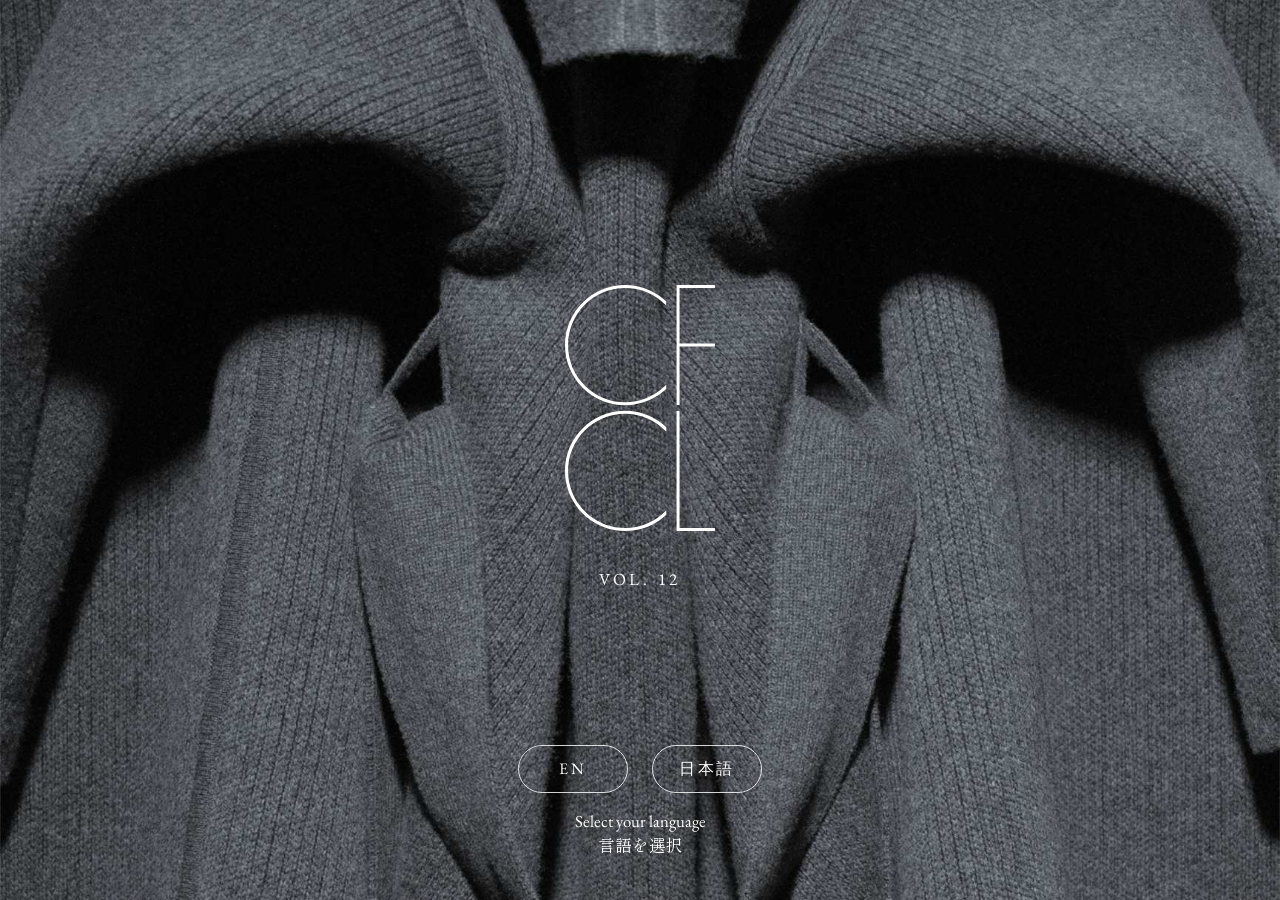
<file: index.html>
<!DOCTYPE html>
<html lang="en">
  <head>
    <meta charset="UTF-8" />
    <meta
      name="viewport"
      content="width=device-width, initial-scale=1, viewport-fit=cover"
    />
    <title>CFCL VOL.12 – Show Notes</title>
    <link rel="preconnect" href="https://fonts.googleapis.com" />
    <link rel="preconnect" href="https://fonts.gstatic.com" crossorigin />
    <link
      href="https://fonts.googleapis.com/css2?family=EB+Garamond:wght@400;500;600;700&display=swap"
      rel="stylesheet"
    />
    <link
      href="https://fonts.googleapis.com/css2?family=Shippori+Mincho&display=swap"
      rel="stylesheet"
    />
    <link rel="stylesheet" href="styles.css" />
  </head>
  <body>
    <main class="snap-container">
      <!-- Section 1: Hero / language selection -->
      <section id="section-1" class="snap-section hero-section">
        <div class="hero-background"></div>
        <div class="hero-overlay">
          <div class="hero-logo-lockup">
            <img
              src="CFCL-logo-white.svg"
              alt="CFCL VOL.12"
              class="hero-logo"
            />
            <p class="hero-volume">VOL. 12</p>
          </div>
          <div class="hero-language">
            <button
              type="button"
              class="lang-button lang-button-en"
              data-target="#section-2"
            >
              EN
            </button>
            <a
              class="lang-button lang-button-ja"
              href="index-jp.html#section-2"
              lang="ja"
            >
              日本語
            </a>
          </div>
          <p class="hero-language-caption">
            Select your language<br />
            <span class="hero-language-caption-ja" lang="ja">言語を選択</span>
          </p>
        </div>
      </section>

      <!-- Section 2: Collection introduction -->
      <section id="section-2" class="snap-section intro-section">
        <div class="section-inner section-inner-intro">
          <div class="intro-text">
            <p>
              CFCL continues its creative practice guided by a fundamental
              question: can fashion contribute to shaping a better society?
            </p>
            <p>
              As a medium that connects society and the individual wearer,
              clothing functions as an artwork of multiples, allowing the
              intentions of its maker to spread through the act of wearing.
            </p>
            <p>
              With the VOL.12 Collection, CFCL reconceives the concept of
              “social sculpture” proposed by Joseph Beuys, marking forty years
              since his passing. By bringing together social activism and art,
              Beuys sought to create new forms of society and expanded the
              definition of art itself. Drawing from his practice, which moves
              across social impact, creative expression and aesthetic
              awareness, CFCL layers the conceptual notion of sculpture onto
              Knit-ware.
            </p>
          </div>
          <figure class="intro-image">
            <figcaption class="intro-heading">
              <h1 class="eyebrow">Fall/Winter 2026 Collection</h1>
              <h2 class="title-line">Knit-ware</h2>
              <h3 class="subtitle-line">Sculpture</h3>
            </figcaption>
            <img src="main-image-mid.jpg" alt="CFCL VOL.12 knitwear" />
          </figure>
        </div>
      </section>

      <!-- Sections 3–4: Representative categories (wrapper for cross-section sticky on mobile) -->
      <div class="categories-wrapper">
        <div class="sticky-rep-heading">
          <p class="eyebrow small-caps">VOL.12 REPRESENTATIVE CATEGORIES</p>
        </div>

        <div class="felt-group">
          <div class="sticky-cat-heading">
            <h2 class="category-title underline">FELT INSPIRATION</h2>
            <p class="category-lede">
              This group draws inspiration from the felt works of Joseph
              Beuys, particularly the unarranged drapes and the minimalist
              expression achieved through a single material.
            </p>
          </div>

      <section id="section-3" class="snap-section category-snap-section">
        <div class="section-inner category-snap-inner">
          <header class="category-snap-heading">
            <p class="eyebrow small-caps">VOL.12 REPRESENTATIVE CATEGORIES</p>
          </header>
          <div class="category-snap-grid">
            <div class="category-copy">
              <div class="category-intro">
                <h2 class="category-title underline">FELT INSPIRATION</h2>
                <p class="category-lede">
                  This group draws inspiration from the felt works of Joseph
                  Beuys, particularly the unarranged drapes and the minimalist
                  expression achieved through a single material.
                </p>
              </div>

              <article class="category-entry">
                <h3 class="entry-title">TW INLAY</h3>
                <p>
                  The TW INLAY series features a knitted fabric made from a blend of non-mulesed New
                  Zealand wool and Inner Mongolian cashmere. A triple-layered structure that sandwiches highly
                  elastic recycled polyester between layers creates both substantial firmness and warmth. The raw
                  knitted edges and the mélanged surface give the fabric an appearance of felt. A generously
                  voluminous unlined coat (LOOK #1, 2, 3, 9, 12, 14, 15, 19, 25) creates a strong drape at the
                  back by extending a band across the nape of the neck.
                </p>
              </article>

              <article class="category-entry entry-secondary">
                <h3 class="entry-title">AC MILAN / MILAN VELVET</h3>
                <p>
                  Casual drape is expressed in a contemporary way through the use of multiple lightweight
                  materials. In addition to the signature MILAN series (LOOK #18, 27, 31) made from 100
                  percent recycled polyester, the group includes AC MILAN (LOOK #16, 20, 25, 26, 28, 37),
                  blended with bright acetate yarn, and MILAN VELVET (LOOK #10, 21), blended with rayon
                  chenille yarn. Each expresses a delicate drape suited to the Fall/Winter collection. All are
                  constructed without facings, a method unique to knitwear, resulting in a light and effortless style.
                </p>
              </article>
            </div>

            <figure class="category-image-grid">
              <img src="product-images/1206.jpg" alt="TW INLAY coat in grey" />
              <img
                src="product-images/0099.jpg"
                alt="TW INLAY coat in light grey"
              />
              <img class="secondary-image" src="product-images/0159.jpg" alt="AC MILAN dress" />
              <img class="secondary-image" src="product-images/0432.jpg" alt="MILAN VELVET skirt" />
            </figure>
          </div>
        </div>
      </section>

      <section id="section-3b" class="snap-section category-snap-section mobile-only">
        <div class="section-inner category-snap-inner">
          <header class="category-snap-heading">
            <p class="eyebrow small-caps">VOL.12 REPRESENTATIVE CATEGORIES</p>
          </header>
          <div class="category-snap-grid">
            <div class="category-copy">
              <div class="category-intro">
                <h2 class="category-title underline">FELT INSPIRATION</h2>
                <p class="category-lede">
                  This group draws inspiration from the felt works of Joseph
                  Beuys, particularly the unarranged drapes and the minimalist
                  expression achieved through a single material.
                </p>
              </div>
              <article class="category-entry">
                <h3 class="entry-title">AC MILAN / MILAN VELVET</h3>
                <p>
                  Casual drape is expressed in a contemporary way through the
                  use of multiple lightweight materials. In addition to the
                  signature MILAN series made from 100 percent recycled
                  polyester, the group includes AC MILAN and MILAN VELVET,
                  blended with bright acetate yarn and rayon chenille yarn.
                  Each expresses a delicate drape suited to the Fall/Winter
                  collection, resulting in a light and effortless style.
                </p>
              </article>
            </div>
            <figure class="category-image-grid single-entry-grid">
              <img src="product-images/0159.jpg" alt="AC MILAN dress" />
              <img src="product-images/0432.jpg" alt="MILAN VELVET skirt" />
            </figure>
          </div>
        </div>
      </section>

        </div><!-- .felt-group -->

        <div class="bark-group">
          <div class="sticky-cat-heading">
            <h2 class="category-title underline">BARK INSPIRATION</h2>
            <p class="category-lede">
              The first motif pattern introduced since the founding of the
              brand is a foil print inspired by the bark of oak trees. It
              serves as an homage to Joseph Beuys and his project
              7000 Oaks (1982–1987), realized in Kassel, Germany.
            </p>
          </div>

      <section id="section-4" class="snap-section category-snap-section">
        <div class="section-inner category-snap-inner">
          <header class="category-snap-heading">
            <p class="eyebrow small-caps">VOL.12 REPRESENTATIVE CATEGORIES</p>
          </header>
          <div class="category-snap-grid">
            <div class="category-copy">
              <div class="category-intro">
                <h2 class="category-title underline">BARK INSPIRATION</h2>
                <p class="category-lede">
                  The first motif pattern introduced since the founding of the
                  brand is a foil print inspired by the bark of oak trees. It
                  serves as an homage to Joseph Beuys and his project
                  7000 Oaks (1982–1987), realized in Kassel, Germany.
                </p>
              </div>

              <article class="category-entry">
                <h3 class="entry-title">SOFT PORTRAIT FOIL / SOFT MILAN FOIL</h3>
                <p>
                  The tight-fitting SOFT PORTRAIT FOIL dress (LOOK #32) is knitted in a seamless rib
structure using cupro polyester yarn, then finished with a foil print applied to the completed
garment. The SOFT MILAN FOIL flared dress (LOOK #29, 35), with a hem circumference of
six meters, combines an upper body knitted in seamless rib with metallic yarn and a fan-shaped
skirt knitted in a Milan rib structure and printed with foil. The two sections are sewn together
while creating drapes. In both styles, the foil print is achieved through advanced technology that
applies an extremely thin layer of binder, allowing a smooth luster to be expressed even on
stretch fabric.
                </p>
              </article>

              <article class="category-entry entry-secondary">
                <h3 class="entry-title">FLUFFY FRINGE FOIL / ENCHANT</h3>
                <p>
                  The oak bark motif is also rendered in three-dimensional texture and developed into special
occasion dresses. The FLUFFY FRINGE FOIL dress (LOOK#30, 34, 36, 38, 43) features
plate-like knitted fringe finished with foil print together with metallic thread fringe in two colors,
1,265 pieces in total. Each fringe is inserted by hand, one by one, through holes programmed
into the body of the garment. The ENCHANT train dress (LOOK #39, 40) is further elevated
with 2,670 silver and black sequins, enhancing its elegance.
                </p>
              </article>
            </div>

            <figure class="category-image-grid">
              <img src="product-images/0414.jpg" alt="SOFT PORTRAIT FOIL dress" />
              <img src="product-images/1098.jpg" alt="SOFT MILAN FOIL dress" />
              <img class="secondary-image" src="product-images/1141.jpg" alt="FLUFFY FRINGE FOIL dress" />
              <img class="secondary-image" src="product-images/1182.jpg" alt="ENCHANT dress" />
            </figure>
          </div>
        </div>
      </section>

      <section id="section-4b" class="snap-section category-snap-section mobile-only">
        <div class="section-inner category-snap-inner">
          <header class="category-snap-heading">
            <p class="eyebrow small-caps">VOL.12 REPRESENTATIVE CATEGORIES</p>
          </header>
          <div class="category-snap-grid">
            <div class="category-copy">
              <div class="category-intro">
                <h2 class="category-title underline">BARK INSPIRATION</h2>
                <p class="category-lede">
                  The first motif pattern introduced since the founding of the
                  brand is a foil print inspired by the bark of oak trees. It
                  serves as an homage to Joseph Beuys and his project
                  7000 Oaks, realized in Kassel, Germany.
                </p>
              </div>
              <article class="category-entry">
                <h3 class="entry-title">FLUFFY FRINGE FOIL / ENCHANT</h3>
                <p>
                  The oak bark motif is also rendered in three-dimensional texture and developed into special
occasion dresses. The FLUFFY FRINGE FOIL dress (LOOK#30, 34, 36, 38, 43) features
plate-like knitted fringe finished with foil print together with metallic thread fringe in two colors,
1,265 pieces in total. Each fringe is inserted by hand, one by one, through holes programmed
into the body of the garment. The ENCHANT train dress (LOOK #39, 40) is further elevated
with 2,670 silver and black sequins, enhancing its elegance.
                </p>
              </article>
            </div>
            <figure class="category-image-grid single-entry-grid">
              <img src="product-images/1141.jpg" alt="FLUFFY FRINGE FOIL dress" />
              <img src="product-images/1182.jpg" alt="ENCHANT dress" />
            </figure>
          </div>
        </div>
      </section>

        </div><!-- .bark-group -->
      </div><!-- .categories-wrapper -->

      <!-- Section 5: Veja collaboration & B Corp -->
      <section id="section-5" class="snap-section veja-section">
        <div class="section-inner veja-inner">
          <div class="veja-text">
            <p>
              The collaboration with VEJA began from a shared commitment to
              greater transparency within the sneaker supply chain. In this
              second edition, we continue our exploration of functional design
              and innovative materialswith a new iteration. Incorporating CFCL’s sophisticated style and
              proposing knitwear as tools for people to use in their everyday lives, this exclusive edition reflects
              a reductive design approach and meticulous attention to quality materials. The collaboration is
              scheduled for release in early fall 2026.
            </p>
            <p>
              The collaboration is scheduled for release in early fall 2026.
            </p>
            <p class="veja-link">
              <a href="https://www.veja-store.com" target="_blank" rel="noreferrer"
                >www.veja-store.com</a
              >
            </p>
            <div class="bcorp-inline">
              <div class="bcorp-logo-wrapper">
                <img
                  src="b-corp-2.png"
                  alt="Certified B Corporation"
                  class="bcorp-logo"
                />
              </div>
              <div class="bcorp-text">
                <p>
                  CFCL became the first apparel company in Japan to receive B
                  Corp (Benefit Corporation) certification in July 2022. In
                  January 2026, it was recertified with the highest score
                  achieved by a Japanese company.
                  See below for more information on how CFCL integrates the
                  SDGs into its work.
                </p>
                <p>
                  <a
                    href="https://cfcl.jp/en/pages/consciousness"
                    target="_blank"
                    rel="noreferrer"
                    >www.cfcl.jp/en/consciousness/</a
                  >
                </p>
              </div>
            </div>
          </div>
          <figure class="veja-image">
            <figcaption class="eyebrow veja-heading">VEJA COLLABORATION</figcaption>
            <img src="product-images/0548.jpg" alt="CFCL x VEJA collaboration sneaker" />
          </figure>
        </div>
      </section>

      <!-- Section 6: Artist profile -->
      <section id="section-6" class="snap-section artist-section">
        <div class="section-inner artist-inner">
          <div class="artist-text">
            <h3 class="entry-title">Ben Vida</h3>
            <p>
              Ben Vida is a composer, writer and artist based in New York. His practice encompasses works for voice and ensemble, Musique
Concrète and electro-acoustic improvisation. He has presented pieces at Présences Electronique at ina/GRM, Unsound Festival,
ReWire Festival, eFlux, MoMA, DIA;Beacon, ZKM, BAM and the Semibreve Festival. Recent releases include a collaboration
with the YarnWire Ensemble titled “The Beat My Head Hit” (Shelter Press) and “Vocal Trio” (Blume Editions). His new record
“Oblivion Seekers” will be released in Spring, 2026 on Shelter Press.
            </p>
            <p>
              <a href="https://benvida.bandcamp.com" target="_blank" rel="noreferrer"
                >https://benvida.bandcamp.com</a
              >
            </p>
          </div>
          <figure class="artist-image">
            <figcaption class="eyebrow artist-heading">ARTIST PROFILE</figcaption>
            <img
              src="ben-dither.png"
              alt="Artist Ben Vida performing"
            />
          </figure>
        </div>
      </section>

      <!-- Section 7: Staff credits -->
      <section id="section-7" class="snap-section staff-section">
        <div class="section-inner staff-inner">
          <h2 class="eyebrow staff-title">STAFF CREDIT</h2>
          <div class="staff-columns">
            <div class="staff-column">
              <h3 class="staff-subtitle">Models</h3>
              <p>
                Aine<br />
                Akuch<br />
                Akuol<br />
                Ambre<br />
                Amiru<br />
                Arina<br />
                Coumba<br />
                Elka<br />
                Eniko
              </p>
            </div>
            <div class="staff-column">
              <h3 class="staff-subtitle">&nbsp;</h3>
              <p>
                Floor<br />
                Jeanne<br />
                Jiwoo<br />
                Kira<br />
                Larissa<br />
                Lena</br>
                Maia<br />
                Marie<br />
                Mathias
              </p>
            </div>
            <div class="staff-column">
              <h3 class="staff-subtitle">&nbsp;</h3>
              <p>
                
                Mauve<br />
                Miko<br />
                Nyandeng<br />
                Roxane<br />
                Sanique<br />
                Sasha<br />
                Shiqi<br />
                Suzan<br />
                Toto
              </p>
            </div>
            <div class="staff-column staff-production">
              <p class="staff-roles" lang="en">
                Production<br />
                Atmospheric Direction<br />
                Dramaturgy<br />
                Musician<br />
                Music Director<br />
                Stylist<br />
                Stylist Studio Manager<br />
                Casting Director<br />
                Invitation Design<br />
                Hair<br />
                Make-Up<br />
                Look Photographer<br />
                Show Documentation<br />
                Film Production<br />
                Fitting Director<br />
                Fitting Assistants
              </p>
              <p class="staff-names" lang="en">
                The Officin<br />
                Nile Koetting<br />
                Dylan Spencer-Davidson<br />
                Ben Vida, Nina Emge<br />
                Ryu Kurosawa<br />
                Benoit Béthume<br />
                Marine Lescieux<br />
                William Lhoest<br />
                Hirofumi Isoya<br />
                Reiko Ito for SHISEIDO<br />
                Jun Nakamura for SHISEIDO<br />
                Mika Inoue<br />
                Yann Stofer<br />
                SHERIFF PROJECTS<br />
                Takuma Sakamoto<br />
                Chikako Yanase, Yasuha Kato
              </p>
            </div>
            <div class="staff-column staff-veja">
              <h3 class="staff-subtitle">Shoes Collaboration</h3>
              <img src="veja.jpg" alt="Veja logo" class="veja-logo-small" />
            </div>
          </div>
        </div>
      </section>

      <!-- Section 8: Contact & back to top -->
      <section id="section-8" class="snap-section contact-section">
        <div class="section-inner contact-inner">
          <h2 class="eyebrow">CONTACT</h2>
          <div class="contact-columns">
            <div class="contact-column">
              <h3 class="contact-subtitle">INTERNATIONAL PRESS</h3>
              <p>
                Lucien Pagès<br />
                <a href="mailto:contact@lucienpages.com"
                  >contact@lucienpages.com</a
                >
              </p>
              <h3 class="contact-subtitle">JAPAN PRESS</h3>
              <p>
                CFCL Inc.<br />
                <a href="mailto:press@cfcl.jp">press@cfcl.jp</a>
              </p>
            </div>
            <div class="contact-column">
              <h3 class="contact-subtitle">About CFCL</h3>
              <p>
                CFCL stands for “Clothing For Contemporary Life." “Simplicity, Modesty, and Responsibility” are
core-values the brand heralds. CFCL designs clothing for people following a timeless approach and ethos.
CFCL primarily consists of 3D computer-aided knitwear using materials which contribute to
sustainability, and state of the art technology. CFCL makes our best effort to build up the most
appropriate domestic value chain and keep it transparent for the credibility of all the stakeholders. CFCL
assesses knitwear as a progressive laboratory for innovative fashion-making that maintains sophistication
while matching the needs of contemporary life.
              </p>
              <p>
                <a href="https://www.cfcl.jp" target="_blank" rel="noreferrer"
                  >www.cfcl.jp</a
                >
              </p>
            </div>
            <div class="contact-column contact-logo-column">
              <img
                src="paris-fashion-week-transparent.png"
                alt="Paris Fashion Week"
                class="pfw-logo logo-multiply"
              />
            </div>
          </div>

          <div class="back-to-top-wrapper">
            <button
              type="button"
              class="back-to-top-button"
              data-target="#section-1"
            >
              <span class="back-to-top-text">Back to top</span>
              <img src="back-to-top.png" alt="Back to top" />
              <span class="sr-only">Back to top</span>
            </button>
          </div>
        </div>
      </section>
    </main>

    <script src="scripts.js"></script>
  </body>
</html>
</file>
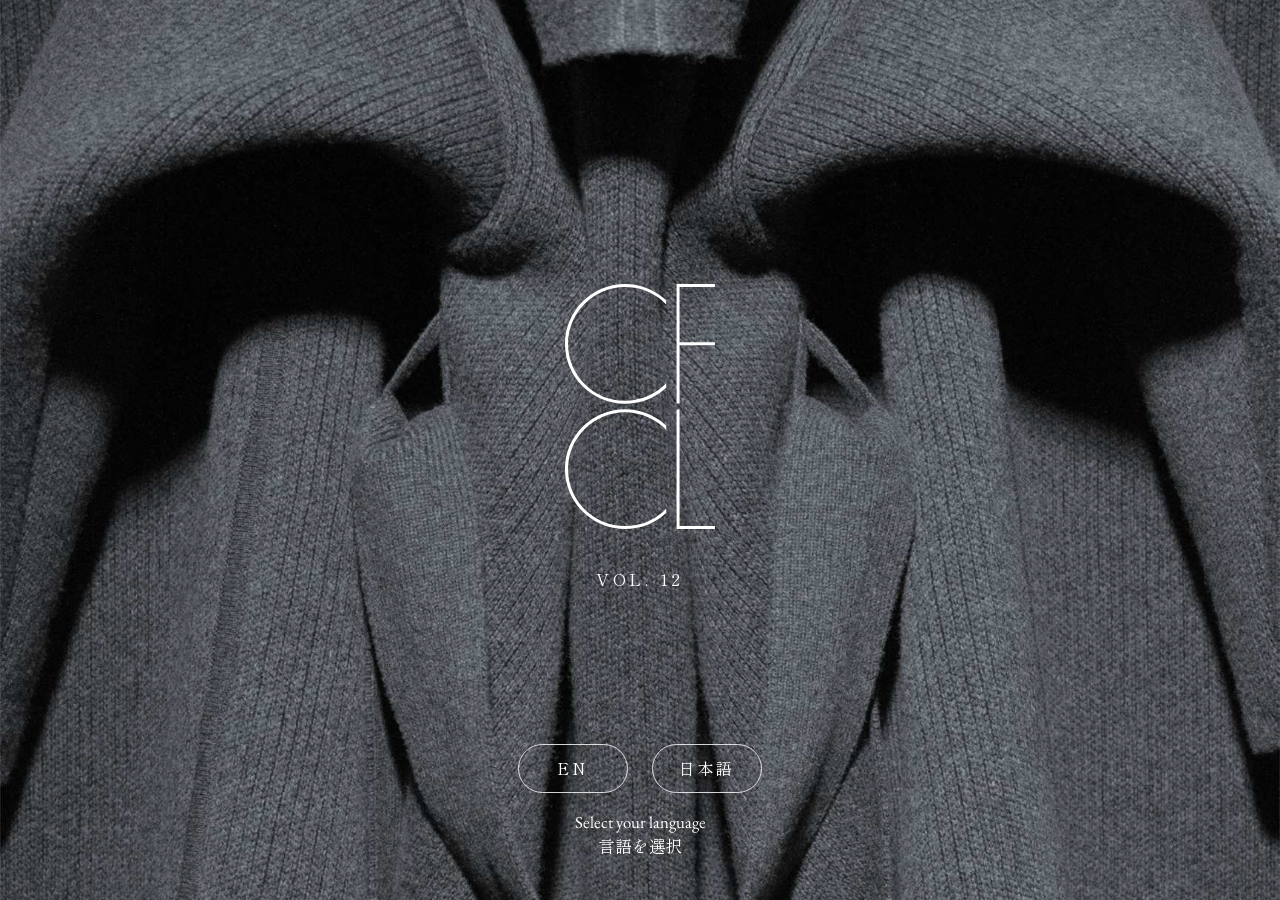
<file: index-jp.html>
<!DOCTYPE html>
<html lang="ja">
  <head>
    <meta charset="UTF-8" />
    <meta
      name="viewport"
      content="width=device-width, initial-scale=1, viewport-fit=cover"
    />
    <title>CFCL VOL.12 – Show Notes</title>
    <link rel="preconnect" href="https://fonts.googleapis.com" />
    <link rel="preconnect" href="https://fonts.gstatic.com" crossorigin />
    <link
      href="https://fonts.googleapis.com/css2?family=EB+Garamond:wght@400;500;600;700&display=swap"
      rel="stylesheet"
    />
    <link
      href="https://fonts.googleapis.com/css2?family=Shippori+Mincho&display=swap"
      rel="stylesheet"
    />
    <link rel="stylesheet" href="styles.css" />
  </head>
  <body>
    <main class="snap-container">
      <!-- Section 1: Hero / language selection -->
      <section id="section-1" class="snap-section hero-section">
        <div class="hero-background"></div>
        <div class="hero-overlay">
          <div class="hero-logo-lockup">
            <img
              src="CFCL-logo-white.svg"
              alt="CFCL VOL.12"
              class="hero-logo"
            />
            <p class="hero-volume">VOL. 12</p>
          </div>
          <div class="hero-language">
            <a
              class="lang-button lang-button-en"
              href="index.html#section-2"
              lang="en"
            >
              EN
            </a>
            <a
              class="lang-button lang-button-ja"
              href="index-jp.html#section-2"
            >
              日本語
            </a>
          </div>
          <p class="hero-language-caption">
            <span lang="en">Select your language</span><br />
            <span class="hero-language-caption-ja">言語を選択</span>
          </p>
        </div>
      </section>

      <!-- Section 2: Collection introduction -->
      <section id="section-2" class="snap-section intro-section">
        <div class="section-inner section-inner-intro">
          <div class="intro-text">
            <p>
              CFCLは、服づくりを通してより良い社会を作れないか、という問いを携えてクリエイションを続けています。社会と
              着る人を繋ぐメディアでもある衣服は、身に纏うことで作り手の意志を拡散するマルチプル作品のようでもあります。
            </p>
            <p>
              VOL.12は、没後40年となるヨーゼフ・ボイスの「社会彫刻」という概念に改めて向き合います。社会運動とアートを
              結びつけ、新しい社会の創造を目指し、芸術の定義を拡張したボイス。
            </p>
            <p>
              ソーシャル・インパクトとクリエイション、そして美意識を横断する彼の実践に学び、概念としての「彫刻」を
              Knit-wareに重ね合わせます。
            </p>
          </div>
          <figure class="intro-image">
            <figcaption class="intro-heading">
              <h1 class="eyebrow" lang="en">Fall/Winter 2026 Collection</h1>
              <h2 class="title-line" lang="en">Knit-ware</h2>
              <h3 class="subtitle-line" lang="en">Sculpture</h3>
            </figcaption>
            <img src="main-image-mid.jpg" alt="CFCL VOL.12 knitwear" />
          </figure>
        </div>
      </section>

      <!-- Sections 3–4: Representative categories (wrapper for cross-section sticky on mobile) -->
      <div class="categories-wrapper">
        <div class="sticky-rep-heading">
          <p class="eyebrow small-caps" lang="en">VOL.12 REPRESENTATIVE CATEGORIES</p>
        </div>

        <div class="felt-group">
          <div class="sticky-cat-heading">
            <h2 class="category-title underline" lang="en">FELT INSPIRATION</h2>
            <p class="category-lede">
              ヨーゼフ・ボイスのフェルト作品群が持つ無造作なドレープや単一素材のミニマルな表現に着想を得ています。
            </p>
          </div>

      <section id="section-3" class="snap-section category-snap-section">
        <div class="section-inner category-snap-inner">
          <header class="category-snap-heading">
            <p class="eyebrow small-caps" lang="en">VOL.12 REPRESENTATIVE CATEGORIES</p>
          </header>
          <div class="category-snap-grid">
            <div class="category-copy">
              <div class="category-intro">
                <h2 class="category-title underline" lang="en">FELT INSPIRATION</h2>
                <p class="category-lede">
                  ヨーゼフ・ボイスのフェルト作品群が持つ無造作なドレープや単一素材のミニマルな表現に着想を得ています。
                </p>
              </div>

              <article class="category-entry">
                <h3 class="entry-title" lang="en">TW INLAY</h3>
                <p>
                  TW INLAYシリーズは、ニュージーランド産のノンミュールジングウールと内モンゴル産のカシミヤをブレンドした編み地で、
                  弾力性の高い再生ポリエステルを挟み込む三重構造により、肉厚な張りと温かみを両立させました。ニットならではの編み端を使った
                  仕立てとメランジ調の編み地が、フェルトのような印象を与えます。裏地の無いたっぷりとしたボリュームのコート（Look 1, 2, 3, 9, 12,
                  14, 15, 19, 25）は、首の後ろに帯を渡すことで、後身頃に強いドレープを生み出しています。
                </p>
              </article>

              <article class="category-entry entry-secondary">
                <h3 class="entry-title" lang="en">AC MILAN / MILAN VELVET</h3>
                <p>
                  無造作なドレープが、複数の薄手の素材を用いて現代的に描き出されています。再生ポリエステル100%を使用した定番のMILANシリーズ
                  （Look 18, 27, 31）に加え、アセテートのブライト糸をブレンドしたAC MILAN（Look 16, 20, 25, 26, 28, 37）、レーヨンのモール糸を
                  ブレンドしたMILAN VELVET（Look 10, 21）で、繊細なドレープを秋冬コレクションらしく表現。いずれも身返しのないニットならではの
                  仕立てにより、軽やかなスタイルが生まれました。
                </p>
              </article>
            </div>

            <figure class="category-image-grid">
              <img src="product-images/1206.jpg" alt="TWINLAY coat in grey" lang="en" />
              <img
                src="product-images/0099.jpg"
                alt="TWINLAY coat in light grey"
              />
              <img class="secondary-image" src="product-images/0159.jpg" alt="AC MILAN dress" lang="en" />
              <img class="secondary-image" src="product-images/0432.jpg" alt="MILAN VELVET skirt" lang="en" />
            </figure>
          </div>
        </div>
      </section>

      <section id="section-3b" class="snap-section category-snap-section mobile-only">
        <div class="section-inner category-snap-inner">
          <header class="category-snap-heading">
            <p class="eyebrow small-caps" lang="en">VOL.12 REPRESENTATIVE CATEGORIES</p>
          </header>
          <div class="category-snap-grid">
            <div class="category-copy">
              <div class="category-intro">
                <h2 class="category-title underline" lang="en">FELT INSPIRATION</h2>
                <p class="category-lede">
                  ヨーゼフ・ボイスのフェルト作品群が持つ無造作なドレープや単一素材のミニマルな表現に着想を得ています。
                </p>
              </div>
              <article class="category-entry">
                <h3 class="entry-title" lang="en">AC MILAN / MILAN VELVET</h3>
                <p>
                  無造作なドレープが、複数の薄手の素材を用いて現代的に描き出されています。再生ポリエステル100%を使用した定番のMILANシリーズ
                  （Look 18, 27, 31）に加え、アセテートのブライト糸をブレンドしたAC MILAN（Look 16, 20, 25, 26, 28, 37）、レーヨンのモール糸を
                  ブレンドしたMILAN VELVET（Look 10, 21）で、繊細なドレープを秋冬コレクションらしく表現。いずれも身返しのないニットならではの
                  仕立てにより、軽やかなスタイルが生まれました。
                </p>
              </article>
            </div>
            <figure class="category-image-grid single-entry-grid">
              <img src="product-images/0159.jpg" alt="AC MILAN dress" />
              <img src="product-images/0432.jpg" alt="MILAN VELVET skirt" />
            </figure>
          </div>
        </div>
      </section>

        </div><!-- .felt-group -->

        <div class="bark-group">
          <div class="sticky-cat-heading">
            <h2 class="category-title underline" lang="en">BARK INSPIRATION</h2>
            <p class="category-lede">
              ブランド創設以来初めてとなるモチーフ柄は、樫の木の樹皮から着想を得た箔プリントです。ドイツのカッセルにあるヨーゼフ・ボイスの
              作品「7000本の樫の木」（1982–1987）プロジェクトへのオマージュとなっています。
            </p>
          </div>

      <section id="section-4" class="snap-section category-snap-section">
        <div class="section-inner category-snap-inner">
          <header class="category-snap-heading">
            <p class="eyebrow small-caps" lang="en">VOL.12 REPRESENTATIVE CATEGORIES</p>
          </header>
          <div class="category-snap-grid">
            <div class="category-copy">
              <div class="category-intro">
                <h2 class="category-title underline" lang="en">BARK INSPIRATION</h2>
                <p class="category-lede">
                  ブランド創設以来初めてとなるモチーフ柄は、樫の木の樹皮から着想を得た箔プリントです。ドイツのカッセルにあるヨーゼフ・ボイスの
                  作品「7000本の樫の木」（1982–1987）プロジェクトへのオマージュとなっています。
                </p>
              </div>

              <article class="category-entry">
                <h3 class="entry-title" lang="en">SOFT PORTRAIT FOIL / SOFT MILAN FOIL</h3>
                <p>
                  タイトフィットなSOFT PORTRAIT FOILのドレス（Look 32）は、キュプラポリエステル糸を用いて無縫製リブニットで編み立てたのち、
                  製品に箔プリントを施しています。蹴回しが6mあるSOFT MILAN FOILのフレアドレス（Look 29, 35）は、メタリック糸の無縫製リブニットで
                  編み立てた上半身部分と、ミラノリブ組織で編み立て箔をプリントした扇型のスカートを、ドレープを作りながら縫い合わせました。いずれの
                  箔プリントも、バインダーを非常に薄く乗せる高度な技術によって、ストレッチ地でも滑らかな艶の表現を可能にしています。
                </p>
              </article>

              <article class="category-entry entry-secondary">
                <h3 class="entry-title" lang="en">FLUFFY FRINGE FOIL / ENCHANT</h3>
                <p>
                  樫の樹皮模様は3Dテクスチャーでも表現され、特別なオケージョンドレスへと展開されます。FLUFFY FRINGE FOILのドレス（Look 30, 34, 36,
                  38, 43）は、箔プリントを施したプレート状のニットフリンジと2色のメタリックな糸状のフリンジ3種類1265本を、本体にプログラミングで
                  開けられた穴に手で1本1本通しています。ENCHANTのトレーンドレス（Look 39, 40）は、シルバーとブラック2670個のスパンコールによって、
                  より一層エレガントにアップデートされました。
                </p>
              </article>
            </div>

            <figure class="category-image-grid">
              <img src="product-images/0414.jpg" alt="SOFT PORTRAIT FOIL dress" lang="en" />
              <img src="product-images/1098.jpg" alt="SOFT MILAN FOIL dress" lang="en" />
              <img class="secondary-image" src="product-images/1141.jpg" alt="FLUFFY FRINGE FOIL dress" lang="en" />
              <img class="secondary-image" src="product-images/1182.jpg" alt="ENCHANT dress" lang="en" />
            </figure>
          </div>
        </div>
      </section>

      <section id="section-4b" class="snap-section category-snap-section mobile-only">
        <div class="section-inner category-snap-inner">
          <header class="category-snap-heading">
            <p class="eyebrow small-caps" lang="en">VOL.12 REPRESENTATIVE CATEGORIES</p>
          </header>
          <div class="category-snap-grid">
            <div class="category-copy">
              <div class="category-intro">
                <h2 class="category-title underline" lang="en">BARK INSPIRATION</h2>
                <p class="category-lede">
                  ブランド創設以来初めてとなるモチーフ柄は、樫の木の樹皮から着想を得た箔プリントです。ドイツのカッセルにあるヨーゼフ・ボイスの
                  作品「7000本の樫の木」（1982–1987）プロジェクトへのオマージュとなっています。
                </p>
              </div>
              <article class="category-entry">
                <h3 class="entry-title" lang="en">FLUFFY FRINGE FOIL / ENCHANT</h3>
                <p>
                  樫の樹皮模様は3Dテクスチャーでも表現され、特別なオケージョンドレスへと展開されます。FLUFFY FRINGE FOILのドレス（Look 30, 34, 36,
                  38, 43）は、箔プリントを施したプレート状のニットフリンジと2色のメタリックな糸状のフリンジ3種類1265本を、本体にプログラミングで
                  開けられた穴に手で1本1本通しています。ENCHANTのトレーンドレス（Look 39, 40）は、シルバーとブラック2670個のスパンコールによって、
                  より一層エレガントにアップデートされました。
                </p>
              </article>
            </div>
            <figure class="category-image-grid single-entry-grid">
              <img src="product-images/1141.jpg" alt="FLUFFY FRINGE FOIL dress" lang="en" />
              <img src="product-images/1182.jpg" alt="ENCHANT dress" lang="en" />
            </figure>
          </div>
        </div>
      </section>

        </div><!-- .bark-group -->
      </div><!-- .categories-wrapper -->

      <!-- Section 5: Veja collaboration & B Corp -->
      <section id="section-5" class="snap-section veja-section">
        <div class="section-inner veja-inner">
          <div class="veja-text">
            <p>
              サプライチェーンにおける透明性の高いスニーカーづくりを追求して始まったVEJAとのコラボレーション。第2弾では、機能的なデザインと
              革新的な素材への探求をさらに深めました。
            </p>
            <p>
              現代を生きる人々の道具としてのニットウエアを提案するCFCLの洗練されたスタイルを取り入れ、引き算されたデザイン性と素材へのこだわりを
              表現しています。
            </p>
            <p>
              発売は2026年初秋を予定しています。
            </p>
            <p class="veja-link">
              <a href="https://www.veja-store.com" target="_blank" rel="noreferrer" lang="en"
                >www.veja-store.com</a
              >
            </p>
            <div class="bcorp-inline">
              <div class="bcorp-logo-wrapper">
                <img
                  src="b-corp-2.png"
                  alt="Certified B Corporation"
                  class="bcorp-logo"
                />
              </div>
              <div class="bcorp-text">
                <p>
                  ※CFCLは、2022年7月に日本のアパレルで初となるB Corp（Benefit Corporation）となり、2026年1月には日本企業として最高得点を
                  獲得し再認証されました。
                </p>
                <p>
                  CFCLのSDGsへの取り組みの詳細は、以下URLよりご覧ください。
                </p>
                <p>
                  <a
                    href="https://www.cfcl.jp/pages/consciousness/"
                    target="_blank"
                    rel="noreferrer"
                    >www.cfcl.jp/pages/consciousness/</a
                  >
                </p>
              </div>
            </div>
          </div>
          <figure class="veja-image">
            <figcaption class="eyebrow veja-heading" lang="en">VEJA COLLABORATION</figcaption>
            <img src="product-images/0548.jpg" alt="CFCL x VEJA collaboration sneaker" />
          </figure>
        </div>
      </section>

      <!-- Section 6: Artist profile -->
      <section id="section-6" class="snap-section artist-section">
        <div class="section-inner artist-inner">
          <div class="artist-text">
            <h3 class="entry-title" lang="en">Ben Vida</h3>
            <p>
              ニューヨークをベースに活動する作曲家、アーティスト。その実践は、声やアンサンブルのための作品から、ミュージック・コンクレート、
              エレクトロ・アコースティックの即興まで、多岐にわたる。これまでに、Présences Électronique（INA/GRM）、Unsound Festival、Rewire
              Festival、e-flux、Museum of Modern Art（MoMA）、Dia Beacon、ZKM | Center for Art and Media、Brooklyn Academy of Music（BAM）、
              Semibreve Festivalなど、国際的な舞台で作品を発表してきた。
            </p>
            <p>
              近年のリリースには、YarnWire Ensembleとのコラボレーション作品『The Beat My Head Hit』（Shelter Press）や、『Vocal Trio』（Blume
              Editions）がある。また、最新作『Oblivion Seekers』は、2026年春にShelter Pressよりリリース予定。
            </p>
            <p>
              <a href="https://benvida.bandcamp.com" target="_blank" rel="noreferrer" lang="en"
                >https://benvida.bandcamp.com</a
              >
            </p>
          </div>
          <figure class="artist-image">
            <figcaption class="eyebrow artist-heading" lang="en">ARTIST PROFILE</figcaption>
            <img
              src="ben-dither.png"
              alt="Artist Ben Vida performing"
            />
          </figure>
        </div>
      </section>

      <!-- Section 7: Staff credits -->
      <section id="section-7" class="snap-section staff-section">
        <div class="section-inner staff-inner">
          <h2 class="eyebrow staff-title" lang="en">STAFF CREDIT</h2>
          <div class="staff-columns">
            <div class="staff-column">
              <h3 class="staff-subtitle" lang="en">Models</h3>
              <p>
                Aine<br />
                Akuch<br />
                Akuol<br />
                Ambre<br />
                Amiru<br />
                Arina<br />
                Coumba<br />
                Elka<br />
                Eniko
              </p>
            </div>
            <div class="staff-column">
              <h3 class="staff-subtitle">&nbsp;</h3>
              <p>
                Floor<br />
                Jeanne<br />
                Jiwoo<br />
                Kira<br />
                Larissa<br />
                Lena</br>
                Maia<br />
                Marie<br />
                Mathias
              </p>
            </div>
            <div class="staff-column">
              <h3 class="staff-subtitle">&nbsp;</h3>
              <p>
                
                Mauve<br />
                Miko<br />
                Nyandeng<br />
                Roxane<br />
                Sanique<br />
                Sasha<br />
                Shiqi<br />
                Suzan<br />
                Toto
              </p>
            </div>
            <div class="staff-column staff-production">
              <p class="staff-roles" lang="en">
                Production<br />
                Atmospheric Direction<br />
                Dramaturgy<br />
                Musician<br />
                Music Director<br />
                Stylist<br />
                Stylist Studio Manager<br />
                Casting Director<br />
                Invitation Design<br />
                Hair<br />
                Make-Up<br />
                Look Photographer<br />
                Show Documentation<br />
                Film Production<br />
                Fitting Director<br />
                Fitting Assistants
              </p>
              <p class="staff-names" lang="en">
                The Officin<br />
                Nile Koetting<br />
                Dylan Spencer-Davidson<br />
                Ben Vida, Nina Emge<br />
                Ryu Kurosawa<br />
                Benoit Béthume<br />
                Marine Lescieux<br />
                William Lhoest<br />
                Hirofumi Isoya<br />
                Reiko Ito for SHISEIDO<br />
                Jun Nakamura for SHISEIDO<br />
                Mika Inoue<br />
                Yann Stofer<br />
                SHERIFF PROJECTS<br />
                Takuma Sakamoto<br />
                Chikako Yanase, Yasuha Kato
              </p>
            </div>
            <div class="staff-column staff-veja">
              <h3 class="staff-subtitle" lang="en">Shoes Collaboration</h3>
              <img src="veja.jpg" alt="Veja logo" class="veja-logo-small" />
            </div>
          </div>
        </div>
      </section>

      <!-- Section 8: Contact & back to top -->
      <section id="section-8" class="snap-section contact-section">
        <div class="section-inner contact-inner">
          <h2 class="eyebrow" lang="en">CONTACT</h2>
          <div class="contact-columns">
            <div class="contact-column">
              <h3 class="contact-subtitle" lang="en">INTERNATIONAL PRESS</h3>
              <p>
                Lucien Pagès<br />
                <a href="mailto:contact@lucienpages.com"
                  >contact@lucienpages.com</a
                >
              </p>
              <h3 class="contact-subtitle" lang="en">JAPAN PRESS</h3>
              <p>
                CFCL Inc.<br />
                <a href="mailto:press@cfcl.jp">press@cfcl.jp</a>
              </p>
            </div>
            <div class="contact-column">
              <h3 class="contact-subtitle" lang="en">About CFCL</h3>
              <p>
                CFCLは、Clothing For Contemporary Life（現代生活のための衣服）の頭文字をブランド名に2020年に設立。3Dコンピューター・ニッティングの
                技術を中核に据え、時代に左右されない衣服を提供します。
              </p>
              <p>
                同時に、衣服としての機能性、環境への配慮、最適な素材の選択、サプライチェーンの透明性を追求します。これが、今私たちの考える現代生活に
                求められる衣服の定義です。実験的で先進的な姿勢を携えながら、今の時代を生きる人々のための製品を提案します。
              </p>
              <p>
                <a href="https://www.cfcl.jp" target="_blank" rel="noreferrer" lang="en"
                  >www.cfcl.jp</a
                >
              </p>
            </div>
            <div class="contact-column contact-logo-column">
              <img
                src="paris-fashion-week-transparent.png"
                alt="Paris Fashion Week"
                class="pfw-logo logo-multiply"
                lang="en"
              />
            </div>
          </div>

          <div class="back-to-top-wrapper">
            <button
              type="button"
              class="back-to-top-button"
              data-target="#section-1"
            >
              <span class="back-to-top-text" lang="en">Back to top</span>
              <img src="back-to-top.png" alt="Back to top" lang="en" />
              <span class="sr-only" lang="en">Back to top</span>
            </button>
          </div>
        </div>
      </section>
    </main>

    <script src="scripts.js"></script>
  </body>
</html>
</file>
<file: styles.css>
*,
*::before,
*::after {
  box-sizing: border-box;
}

html,
body {
  margin: 0;
  padding: 0;
  height: 100%;
}

body {
  font-family: "EB Garamond", system-ui, -apple-system, BlinkMacSystemFont,
    "Segoe UI", sans-serif;
  background-color: rgb(237, 237, 237);
  color: #111;
  overflow: hidden;
  overflow-x: hidden;
}

:lang(ja) {
  font-family: "Shippori Mincho", system-ui, -apple-system, BlinkMacSystemFont,
    "Segoe UI", sans-serif;
}

:lang(en) {
  font-family: "EB Garamond", system-ui, -apple-system, BlinkMacSystemFont,
    "Segoe UI", sans-serif;
}

:root {
  --viewport-height: 100vh;
  --hero-screen-height: 100vh;
  --hero-button-height: 2.95rem;
  --hero-caption-bottom: clamp(2.5rem, 4.6vh, 3.15rem);
  --hero-controls-gap: clamp(1rem, 2.1vh, 1.35rem);
  --hero-volume-size: clamp(1rem, 0.97rem + 0.16vw, 1.06rem);
  --hero-caption-size: clamp(1rem, 0.97rem + 0.14vw, 1.05rem);
}

a {
  color: inherit;
  text-decoration: none;
  position: relative;
}

a::after {
  content: "";
  position: absolute;
  left: 0;
  bottom: -0.1em;
  width: 100%;
  height: 1px;
  background-color: currentColor;
  transform-origin: left;
  transform: scaleX(0);
  transition: transform 200ms ease-out;
}

a:hover::after,
a:focus-visible::after {
  transform: scaleX(1);
}

.snap-container {
  position: fixed;
  inset: 0;
  min-height: var(--viewport-height);
  overflow-y: auto;
  overflow-x: hidden;
  scroll-snap-type: y mandatory;
  scroll-behavior: smooth;
}

.snap-section {
  min-height: var(--viewport-height);
  scroll-snap-align: start;
  scroll-snap-stop: always;
  display: flex;
  align-items: stretch;
}

.section-inner {
  width: 100%;
  max-width: 1280px;
  margin: 0 auto;
  padding: 4.7rem 3.2rem;
}

.eyebrow {
  font-size: 0.95rem;
  letter-spacing: 0.16em;
  text-transform: uppercase;
}

.small-caps {
  letter-spacing: 0.18em;
}

.title-line {
  margin-top: 0.75rem;
  font-size: 2.1rem;
}

.subtitle-line {
  margin-top: 0.25rem;
  font-size: 1.1rem;
}

.underline {
  text-decoration: underline;
  text-underline-offset: 0.2em;
}

.sr-only {
  position: absolute;
  width: 1px;
  height: 1px;
  padding: 0;
  margin: -1px;
  overflow: hidden;
  clip: rect(0, 0, 0, 0);
  white-space: nowrap;
  border: 0;
}

/* Hero */

.hero-section {
  position: relative;
  min-height: var(--hero-screen-height);
  color: #fff;
  justify-content: center;
  align-items: center;
  overflow: clip;
}

.hero-background {
  position: absolute;
  inset: 0;
  background-image: url("main-image-mid.jpg");
  background-size: cover;
  background-position: center;
  filter: brightness(0.75);
}

/* Mobile: extend hero image behind notch and Safari browser bar */
@media (max-width: 640px) {
  body.hero-active .hero-background {
    position: fixed;
    top: 0;
    left: 0;
    right: 0;
    bottom: 0;
    z-index: 0;
  }
}

.hero-overlay {
  position: relative;
  z-index: 1;
  text-align: center;
  padding: calc(3.5rem + env(safe-area-inset-top)) 1.75rem
    calc(4rem + env(safe-area-inset-bottom));
  display: flex;
  flex-direction: column;
  align-items: center;
  justify-content: space-between;
  gap: 3rem;
  width: 100%;
  max-width: 520px;
}

.hero-logo-lockup {
  display: flex;
  flex-direction: column;
  align-items: center;
  gap: 1.25rem;
}

.hero-logo {
  width: 180px;
  height: auto;
}

.hero-volume {
  font-size: var(--hero-volume-size);
  letter-spacing: 0.22em;
}

.hero-language {
  display: flex;
  gap: 1.5rem;
}

.lang-button {
  min-width: 110px;
  min-height: var(--hero-button-height);
  padding: 0.7rem 1.6rem;
  border-radius: 999px;
  border: 1px solid rgba(255, 255, 255, 0.82);
  background-color: transparent;
  color: inherit;
  font: inherit;
  display: inline-flex;
  align-items: center;
  justify-content: center;
  letter-spacing: 0.18em;
  text-transform: uppercase;
  cursor: pointer;
  position: relative;
  overflow: hidden;
  opacity: 0;
  transform: translateY(6px);
  transition:
    opacity 400ms ease-out 200ms,
    transform 400ms ease-out 200ms,
    box-shadow 200ms ease-out,
    background-color 150ms ease-out;
}

.hero-ready .lang-button {
  opacity: 1;
  transform: translateY(0);
}

.lang-pressed .hero-language,
.lang-pressed .hero-language-caption {
  opacity: 0 !important;
  pointer-events: none;
  transition: opacity 90ms linear;
}

body:not(.hero-active) .hero-language,
body:not(.hero-active) .hero-language-caption {
  opacity: 0;
  pointer-events: none;
}

.lang-button::before {
  content: "";
  position: absolute;
  inset: 0;
  background-color: rgba(255, 255, 255, 0.12);
  opacity: 0;
  transition: opacity 150ms ease-out;
}

.lang-button:hover {
  box-shadow: 0 0 12px rgba(255, 255, 255, 0.5);
}

.lang-button:active::before {
  opacity: 1;
}

.lang-button:focus-visible {
  outline: 2px solid #fff;
  outline-offset: 2px;
}

.lang-button-ja {
  display: inline-flex;
  justify-content: center;
  align-items: center;
}

.hero-language-caption {
  font-size: var(--hero-caption-size);
  line-height: 1.6;
}

/* Intro */

.section-inner-intro {
  display: grid;
  grid-template-columns: minmax(0, 1.3fr) minmax(0, 1fr);
  gap: 3rem;
  align-items: center;
}

.intro-text p {
  margin-top: 1.1rem;
  line-height: 1.7;
}

.intro-image img {
  width: 100%;
  height: auto;
  display: block;
}

.intro-image,
.veja-image,
.artist-image {
  margin: 0;
}

.intro-heading {
  margin: 0 0 1.1rem;
  text-align: right;
}

.intro-heading .eyebrow {
  margin: 0;
  text-transform: none;
  letter-spacing: 0;
  font-size: 0.9rem;
  font-weight: 500;
}

.intro-heading .title-line {
  margin: 0.15rem 0 0;
  font-size: 3rem;
  font-weight: 500;
}

.intro-heading .subtitle-line {
  margin: 0.15rem 0 0;
  font-size: 2.3rem;
  font-weight: 500;
}

/* Categories */

.categories-section {
  align-items: flex-start;
}

.categories-inner {
  padding-top: 4.5rem;
  padding-bottom: 4.5rem;
  display: flex;
  flex-direction: column;
  gap: 4rem;
}

.sticky-categories {
  position: sticky;
  top: 2rem;
  text-align: right;
  width: min(30rem, 46%);
  margin-left: auto;
  margin-right: 0;
  margin-bottom: 1.5rem;
}

.category-group {
  padding-top: 3.5rem;
  border-top: 1px solid rgba(0, 0, 0, 0.08);
}

.category-header {
  margin-bottom: 2.5rem;
}

.sticky-within {
  position: sticky;
  top: 4.5rem;
  background-color: #f8f5f2;
  padding-bottom: 1.5rem;
}

.category-title {
  margin: 0 0 0.6rem;
  font-size: 1.2rem;
}

.category-lede {
  margin: 0;
  max-width: 36rem;
  line-height: 1.7;
}

.category-entry + .category-entry {
  margin-top: 3rem;
}

.entry-title {
  font-size: 1rem;
  letter-spacing: 0.16em;
  text-transform: uppercase;
  margin: 0 0 1.2rem;
}

.entry-layout {
  display: grid;
  grid-template-columns: minmax(0, 1.2fr) minmax(0, 1.3fr);
  gap: 2rem;
  align-items: start;
}

.entry-images {
  display: grid;
  grid-template-columns: repeat(2, minmax(0, 1fr));
  gap: 0.75rem;
}

.entry-images img {
  width: 100%;
  display: block;
}

.entry-text p {
  margin: 0;
  line-height: 1.7;
}

/* Category snapshot sections */

.category-snap-section {
  align-items: center;
}

.category-snap-inner {
  display: flex;
  flex-direction: column;
  gap: 1.4rem;
}

.category-snap-heading {
  width: 100%;
  text-align: right;
  padding-bottom: 3.6rem;
}

.category-snap-heading .eyebrow {
  margin: 0;
  font-size: 1.38rem;
  letter-spacing: 0.08em;
}

.category-snap-grid {
  display: grid;
  grid-template-columns: minmax(0, 1.2fr) minmax(0, 1fr);
  gap: 3.6rem;
  align-items: start;
}

.category-copy .category-title {
  font-size: 1.3rem;
  margin-bottom: 0.45rem;
  text-underline-offset: 0.14em;
}

.category-copy .category-lede {
  margin-bottom: 1.05rem;
  max-width: 38rem;
  line-height: 1.42;
}

.category-copy .category-entry {
  margin-top: 1.8rem;
}

.category-copy .entry-secondary {
  margin-top: 4.9rem;
}

.category-copy .category-entry p {
  line-height: 1.5;
  margin: 0.35rem 0 0;
}

.category-image-grid {
  display: grid;
  grid-template-columns: repeat(2, minmax(0, 1fr));
  gap: 0.7rem;
  margin: 0;
  margin-top: 0.15rem;
}

.category-image-grid img {
  width: 100%;
  aspect-ratio: 1 / 1.18;
  object-fit: cover;
  display: block;
}

.mobile-only {
  display: none;
}

/* Categories wrapper: invisible on desktop, active on mobile for sticky headers */
.categories-wrapper,
.felt-group,
.bark-group {
  display: contents;
}

.sticky-rep-heading,
.sticky-cat-heading {
  display: none;
}

.single-entry-grid {
  grid-template-columns: repeat(2, minmax(0, 1fr));
}

.section-label-right {
  padding-bottom: 0.75rem;
}

.section-label-right .eyebrow {
  margin: 0;
  text-align: right;
  font-size: 1.38rem;
  letter-spacing: 0.08em;
}

/* Veja + B Corp */

.veja-inner {
  display: grid;
  grid-template-columns: minmax(0, 1.26fr) minmax(0, 1fr);
  gap: 3.8rem;
  align-items: start;
  padding-top: 3.2rem;
  padding-bottom: 3rem;
}

.veja-text p {
  margin-top: 1.1rem;
  line-height: 1.5;
}

.veja-text {
  padding-top: 5.4rem;
}

.veja-image img {
  width: 100%;
  height: 14.8rem;
  object-fit: cover;
  object-position: center 52%;
  transform: scale(1.12);
  transform-origin: center;
  display: block;
}

.veja-image {
  overflow: hidden;
}

.veja-heading {
  text-align: right;
  font-size: 1.38rem;
  letter-spacing: 0.08em;
  margin: 0 0 4.7rem;
}

.bcorp-inline {
  display: grid;
  grid-template-columns: minmax(0, 0.8fr) minmax(0, 1.6fr);
  gap: 1.3rem;
  align-items: start;
  margin-top: 2rem;
}

.bcorp-logo {
  width: 96px;
  max-width: 100%;
}

.bcorp-text p {
  margin-top: 0.6rem;
  line-height: 1.45;
  font-size: 0.92rem;
}

/* Artist */

.artist-inner {
  display: grid;
  grid-template-columns: minmax(0, 1.4fr) minmax(0, 1fr);
  gap: 3.6rem;
  align-items: start;
}

.artist-text p {
  margin-top: 1.1rem;
  line-height: 1.7;
}

.artist-image img {
  width: 100%;
  height: 30rem;
  object-fit: cover;
  object-position: 52% 20%;
  display: block;
}

.artist-heading {
  text-align: right;
  margin: 0 0 4.7rem;
  font-size: 1.38rem;
  letter-spacing: 0.08em;
}

/* Staff */

.staff-inner {
  padding-top: 4.5rem;
}

.staff-title {
  text-align: right;
}

.staff-columns {
  margin-top: 2.65rem;
  display: grid;
  grid-template-columns: minmax(0, 1fr) minmax(0, 1fr) minmax(0, 1fr) minmax(0, 1.9fr) minmax(0, 1fr);
  gap: 2.2rem;
  align-items: flex-start;
}

.staff-subtitle {
  font-size: 0.9rem;
  letter-spacing: 0.16em;
  text-transform: uppercase;
  margin: 0 0 0.9rem;
}

.staff-column p {
  margin: 0;
  line-height: 1.58;
}

.staff-production {
  display: grid;
  grid-template-columns: minmax(0, 1fr) minmax(0, 1fr);
  gap: 1rem;
}

.staff-roles {
  font-weight: 600;
}

.veja-logo-small {
  width: 60px;
  clip-path: polygon(12% 0, 88% 0, 100% 12%, 100% 88%, 88% 100%, 12% 100%, 0 88%, 0 12%);
}

.logo-multiply {
  mix-blend-mode: darken;
  opacity: 0.96;
  filter: grayscale(1) contrast(1.35);
}

/* Contact */

.contact-inner {
  padding-top: 4.5rem;
}

.contact-section {
  position: relative;
}

.contact-inner .eyebrow {
  text-align: right;
  font-size: 1.38rem;
  letter-spacing: 0.08em;
  font-weight: 400;
}

.contact-columns {
  margin-top: 3rem;
  display: grid;
  grid-template-columns: minmax(0, 1.2fr) minmax(0, 1.4fr) minmax(0, 0.6fr);
  gap: 2.5rem;
  align-items: flex-start;
}

.contact-subtitle {
  font-size: 0.9rem;
  letter-spacing: 0.16em;
  text-transform: uppercase;
  margin: 0 0 0.9rem;
}

.contact-column p {
  margin: 0 0 1rem;
  line-height: 1.7;
}

.pfw-logo {
  width: 72px;
  display: block;
  margin-left: auto;
}

.back-to-top-wrapper {
  margin-top: 0;
  position: absolute;
  right: 3.1rem;
  bottom: 2rem;
  display: flex;
  justify-content: flex-end;
}

.back-to-top-button {
  display: inline-flex;
  align-items: center;
  gap: 0.35rem;
  border: none;
  padding: 0;
  background: none;
  cursor: pointer;
  font: inherit;
  mix-blend-mode: darken;
  opacity: 0.96;
  filter: grayscale(1) contrast(1.35);
}

.back-to-top-text {
  font-size: 0.9rem;
}

.back-to-top-button img {
  width: 26px;
  height: 26px;
  display: block;
}

/* Responsive */

@media (max-width: 900px) {
  .section-inner {
    padding-inline: 2rem;
  }

  .section-inner-intro,
  .veja-inner,
  .bcorp-inner,
  .artist-inner {
    grid-template-columns: minmax(0, 1fr);
  }

  .section-inner-intro {
    display: flex;
    flex-direction: column;
  }

  .veja-inner,
  .artist-inner {
    display: flex;
    flex-direction: column;
  }

  .veja-image,
  .artist-image {
    order: 1;
    width: 100%;
  }

  .veja-text,
  .artist-text {
    order: 2;
  }

  .section-inner-intro .intro-image {
    order: 1;
    width: 100%;
  }

  .section-inner-intro .intro-text {
    order: 2;
    width: min(100%, 38rem);
    margin: 0 auto;
  }

  .intro-heading {
    text-align: center;
    margin-bottom: 1.45rem;
  }

  .intro-heading .eyebrow {
    font-size: 0.95rem;
  }

  .intro-heading .title-line {
    font-size: 2.05rem;
  }

  .intro-heading .subtitle-line {
    font-size: 1.45rem;
  }

  .category-snap-inner {
    gap: 1rem;
  }

  .category-snap-heading {
    text-align: center;
    padding-bottom: 1.55rem;
  }

  .category-snap-heading .eyebrow {
    font-size: 1.3rem;
    letter-spacing: 0.07em;
  }

  .category-snap-grid {
    grid-template-columns: minmax(0, 1fr);
    gap: .5rem;
  }

  .category-copy .category-title {
    font-size: 1.55rem;
  }

  .mobile-only {
    display: flex;
  }

  .categories-wrapper,
  .felt-group,
  .bark-group {
    display: block;
  }

  .sticky-rep-heading {
    display: block;
    position: sticky;
    top: 0;
    z-index: 10;
    background: rgb(237, 237, 237);
    text-align: center;
    padding: 2.7rem 2rem 0.8rem;
  }

  .sticky-rep-heading .eyebrow {
    margin: 0;
    font-size: 1.3rem;
    letter-spacing: 0.07em;
  }

  .sticky-cat-heading {
    display: block;
    position: sticky;
    top: 4rem;
    z-index: 9;
    background: rgb(237, 237, 237);
    padding: 0.9rem 2rem 0.8rem;
  }

  .sticky-cat-heading .category-title {
    font-size: 1.55rem;
    margin-bottom: 0.45rem;
  }

  .sticky-cat-heading .category-lede {
    margin: 0;
    max-width: 34rem;
    margin-inline: auto;
    line-height: 1.42;
  }

  .categories-wrapper .category-snap-heading,
  .categories-wrapper .category-intro {
    display: none;
  }

  .categories-wrapper .category-image-grid {
    margin-top: 0;
  }

  .categories-wrapper .category-snap-section {
    align-items: flex-start;
  }

  #section-3 .entry-secondary,
  #section-4 .entry-secondary,
  #section-3 .secondary-image,
  #section-4 .secondary-image {
    display: none;
  }

  .category-copy .entry-secondary {
    margin-top: 2rem;
  }

  .section-label-right .eyebrow {
    text-align: center;
    font-size: 1.6rem;
  }

  .categories-inner {
    padding-inline: 2rem;
  }

  .entry-images {
    grid-template-columns: repeat(2, minmax(0, 1fr));
  }

  .staff-columns {
    grid-template-columns: repeat(3, minmax(0, 1fr));
  }

  .contact-columns {
    grid-template-columns: minmax(0, 1fr);
  }

  .pfw-logo {
    margin: 1.5rem auto 0;
  }

  .back-to-top-wrapper {
    position: static;
    margin-top: 3rem;
    justify-content: center;
  }
}

@media (min-width: 641px) and (max-width: 900px) {
  .section-inner-intro .intro-image {
    width: min(100%, 32rem);
    margin: 0 auto;
  }

  .intro-image img {
    max-height: clamp(18rem, 37vh, 26rem);
    object-fit: cover;
  }
}

@media (min-width: 1400px) {
  .section-inner {
    max-width: 1440px;
    padding-left: 4rem;
    padding-right: 4rem;
  }

  .category-snap-grid {
    grid-template-columns: minmax(0, 1.25fr) minmax(0, 1fr);
  }
}

@media (max-width: 640px) {
  .section-inner {
    padding-inline: 2rem;
    padding-top: 2.7rem;
    padding-bottom: 2.7rem;
  }

  .snap-section {
    min-height: var(--viewport-height);
    scroll-snap-align: start;
  }

  .snap-container {
    min-height: var(--viewport-height);
  }

  .hero-section {
    min-height: var(--hero-screen-height);
    height: var(--hero-screen-height);
  }

  .intro-section {
    height: var(--viewport-height);
    max-height: var(--viewport-height);
    overflow: hidden;
  }

  .section-inner-intro {
    gap: 1rem;
    height: 100%;
    overflow: hidden;
    padding-top: 0.95rem;
    padding-bottom: 1.5rem;
  }

  .section-inner-intro .intro-image {
    order: 1;
    flex: 1 1 0;
    min-height: 0;
    display: flex;
    flex-direction: column;
  }

  .intro-heading {
    flex-shrink: 0;
    margin-bottom: 1.25rem;
  }

  .intro-image img {
    flex: 1 1 0;
    min-height: 80px;
    max-height: min(42vh, 21rem);
    aspect-ratio: 1 / 1;
    object-fit: contain;
    object-position: center;
    width: 100%;
  }

  .section-inner-intro .intro-text {
    order: 2;
    flex-shrink: 0;
  }

  .intro-text p {
    font-size: 0.95rem;
    line-height: 1.45;
    margin-top: 0.85rem;
  }

  .intro-text p:first-child {
    margin-top: 0;
  }

  .sticky-rep-heading {
    padding: 1.2rem 2rem 0.95rem;
  }

  .sticky-rep-heading .eyebrow {
    font-size: 0.98rem;
    letter-spacing: 0.06em;
    font-weight: 600;
  }

  .sticky-cat-heading {
    top: 2.5rem;
    padding: 1.6rem 2rem 0.7rem;
  }

  .sticky-cat-heading .category-title {
    font-size: 1.15rem;
    margin-bottom: 0.28rem;
  }

  .sticky-cat-heading .category-lede {
    font-size: 0.93rem;
    line-height: 1.42;
  }

  .categories-wrapper .category-snap-section {
    min-height: auto;
  }

  .categories-wrapper .category-snap-inner {
    padding-top: 11rem;
    height: var(--viewport-height);
    min-height: 0;
    gap: 0.95rem;
  }

  .categories-wrapper .category-snap-grid {
    flex: 1;
    min-height: 0;
    grid-template-rows: auto auto;
    align-content: start;
  }

  .categories-wrapper .category-image-grid {
    width: calc(100% + 0.5rem);
    margin: 0.7rem -0.25rem 0.95rem;
    overflow: visible;
    align-self: start;
    gap: 0.5rem;
  }

  .categories-wrapper .category-image-grid img {
    aspect-ratio: 1 / 1.5;
    width: 100%;
    height: auto;
    object-fit: contain;
  }

  .category-snap-heading .eyebrow {
    font-size: 0.92rem;
    letter-spacing: 0.06em;
  }

  .category-copy .category-title {
    font-size: 1.15rem;
  }

  .category-copy {
    display: contents;
  }

  .category-image-grid {
    order: 2;
    margin-top: 0.55rem;
  }

  .category-copy .category-entry {
    order: 3;
  }

  .category-copy .category-lede,
  .category-copy .category-entry p {
    font-size: 0.93rem;
    line-height: 1.42;
  }

  .category-copy .category-entry {
    margin-top: .2rem;
  }

  .entry-title {
    font-size: 0.9rem;
    margin-bottom: 0.6rem;
    letter-spacing: 0.11em;
  }

  .veja-inner {
    gap: 0.55rem;
    padding-top: 1rem;
    padding-bottom: 0.45rem;
  }

  .veja-text {
    padding-top: 0;
    width: min(100%, 38rem);
    margin: 0 auto;
  }

  .veja-heading {
    text-align: center;
    font-size: 0.98rem;
    letter-spacing: 0.06em;
    margin: 0 0 1.6rem;
    font-weight: 600;
  }

  .veja-image img {
    width: 100%;
    max-width: 16rem;
    height: auto;
    aspect-ratio: 1 / 1.05;
    object-fit: cover;
    object-position: center;
    transform: none;
    margin-inline: auto;
  }

  .veja-text p {
    font-size: 0.83rem;
    line-height: 1.29;
    margin-top: 0.5rem;
  }

  .bcorp-inline {
    margin-top: 1rem;
    gap: 0.45rem;
    grid-template-columns: 62px minmax(0, 1fr);
  }

  .bcorp-logo {
    width: 58px;
  }

  .bcorp-text p {
    font-size: 0.77rem;
    line-height: 1.24;
    margin-top: 0.32rem;
  }

  .artist-inner {
    gap: 2.2rem;
    padding-top: 1rem;
    padding-bottom: 1.6rem;
  }

  .artist-text {
    width: min(100%, 38rem);
    margin: 0 auto;
  }

  .artist-heading {
    text-align: center;
    font-size: 0.98rem;
    letter-spacing: 0.06em;
    margin-bottom: 1.4rem;
    font-weight: 600;
  }

  .artist-image img {
    height: min(36vh, 16rem);
    width: 100%;
    object-fit: cover;
    object-position: center;
  }

  .artist-text p {
    font-size: 0.9rem;
    line-height: 1.38;
    margin-top: 0.8rem;
  }

  .staff-title {
    text-align: center;
    font-size: 0.98rem;
    font-weight: 600;
    letter-spacing: 0.06em;
  }

  .staff-columns {
    margin-top: 0.95rem;
    grid-template-columns: repeat(3, minmax(0, 1fr));
    gap: 0.9rem;
    border-top: 1px solid rgba(0, 0, 0, 0.3);
    padding-top: 1.15rem;
  }

  .staff-column p {
    font-size: 0.84rem;
    line-height: 1.26;
  }

  .staff-production {
    grid-column: 1 / -1;
    grid-template-columns: minmax(0, 1fr) minmax(0, 1fr);
    border-top: 1px solid rgba(0, 0, 0, 0.3);
    padding-top: 1.1rem;
    margin-top: 0.35rem;
  }

  .staff-veja {
    grid-column: 1 / -1;
    border-top: 1px solid rgba(0, 0, 0, 0.3);
    padding-top: 1.1rem;
  }

  .staff-subtitle {
    font-size: 0.78rem;
    margin-bottom: 0.45rem;
    letter-spacing: 0.08em;
  }

  .staff-inner {
    padding-top: 1rem;
  }

  .veja-logo-small {
    width: 45px;
    display: block;
    margin: 1.6rem auto 1rem;
  }

  .contact-inner .eyebrow {
    font-size: 0.98rem;
    letter-spacing: 0.06em;
    font-weight: 600;
    margin-bottom: 0.6rem;
  }

  .contact-inner {
    padding-top: 1rem;
    /* Slightly reduce bottom padding so the contact content and footer
       cluster sit higher above the iOS browser chrome on short viewports. */
    padding-bottom: calc(3rem + env(safe-area-inset-bottom));
  }

  .contact-columns {
    margin-top: 2rem;
    gap: 1.65rem;
  }

  .contact-column p + .contact-subtitle {
    margin-top: 1.4rem;
  }

  .contact-column p {
    font-size: 0.95rem;
    line-height: 1.45;
    margin-bottom: 0.8rem;
  }

  .pfw-logo {
    /* Pull the Paris Fashion Week logo higher so it remains clearly visible
       when the bottom browser bar is present. */
    margin-top: 0;
  }

  .back-to-top-button img {
    width: 18px;
    height: 18px;
  }

  .categories-inner {
    padding-inline: 2rem;
  }

  .sticky-categories {
    top: 1.5rem;
    text-align: center;
    width: 100%;
    margin-right: auto;
  }

  .sticky-within {
    top: 3.25rem;
  }

  .hero-overlay {
    padding-inline: 2rem;
  }

  .hero-logo {
    width: clamp(128px, 31vw, 138px);
  }

  .hero-language-caption {
    line-height: 1.45;
  }

  .back-to-top-wrapper {
    position: absolute;
    right: 2rem;
    /* Raise the back-to-top control further so it is fully visible above
       the iOS bottom browser bar on devices like iPhone 12. */
    bottom: calc(5.4rem + env(safe-area-inset-bottom));
    margin-top: 0;
    justify-content: flex-end;
  }

  .contact-section {
    position: relative;
    /* Use the actual visible viewport height for the last section on mobile
       so its bottom content (PFW logo + back-to-top) doesn't sit underneath
       the browser chrome on devices where screen height exceeds the
       visual viewport (e.g., iPhone 12 Pro in Safari). */
    min-height: var(--viewport-height);
  }

  .contact-inner .eyebrow {
    text-align: center;
  }

  .hero-language {
    position: fixed;
    left: 50%;
    bottom: calc(
      var(--hero-caption-bottom) + env(safe-area-inset-bottom) +
        var(--hero-controls-gap) + var(--hero-button-height)
    );
    transform: translateX(-50%);
    z-index: 6;
  }

  .hero-language-caption {
    position: fixed;
    left: 50%;
    bottom: calc(var(--hero-caption-bottom) + env(safe-area-inset-bottom));
    transform: translateX(-50%);
    z-index: 6;
    margin: 0;
  }
}

@media (max-width: 640px) and (max-height: 780px) {
  :root {
    --hero-caption-bottom: clamp(2.15rem, 5.3vh, 2.7rem);
    --hero-controls-gap: clamp(0.95rem, 1.9vh, 1.15rem);
  }

  .hero-language {
    bottom: calc(
      var(--hero-caption-bottom) + env(safe-area-inset-bottom) +
        var(--hero-controls-gap) + var(--hero-button-height)
    );
  }

  .hero-language-caption {
    bottom: calc(var(--hero-caption-bottom) + env(safe-area-inset-bottom));
  }
}

@media (max-width: 640px) and (max-height: 700px) {
  .intro-text p {
    font-size: 0.85rem;
    line-height: 1.35;
    margin-top: 0.65rem;
  }

  .intro-heading .eyebrow {
    font-size: 0.8rem;
  }

  .intro-heading .title-line {
    font-size: 1.4rem;
  }

  .intro-heading .subtitle-line {
    font-size: 0.9rem;
  }

  .section-inner-intro {
    padding-top: 1.5rem;
    padding-bottom: 1.5rem;
  }

  /* Very short viewports: make hero logo + lockup more compact so buttons don't overlap VOL.12 */
  .hero-logo {
    width: clamp(110px, 26vw, 130px);
  }

  .hero-logo-lockup {
    gap: 0.85rem;
  }

  .hero-volume {
    font-size: 0.82rem;
  }

  :root {
    --hero-button-height: 2.7rem;
  }
}

@media (min-width: 901px) {
  .hero-logo {
    width: clamp(150px, 10.8vw, 171px);
  }

  .hero-language {
    position: fixed;
    left: 50%;
    bottom: calc(
      var(--hero-caption-bottom) + env(safe-area-inset-bottom) +
        var(--hero-controls-gap) + var(--hero-button-height)
    );
    transform: translateX(-50%);
    z-index: 2;
    transition: opacity 180ms ease-out;
  }

  .hero-language-caption {
    position: fixed;
    left: 50%;
    bottom: calc(var(--hero-caption-bottom) + env(safe-area-inset-bottom));
    transform: translateX(-50%);
    z-index: 2;
    margin: 0;
    line-height: 1.45;
    transition: opacity 180ms ease-out;
  }

}

@media (min-width: 901px) and (max-height: 790px) {
  :root {
    --hero-caption-bottom: clamp(2.15rem, 5vh, 2.65rem);
    --hero-controls-gap: clamp(0.9rem, 1.6vh, 1.05rem);
  }

  .hero-language {
    bottom: calc(
      var(--hero-caption-bottom) + env(safe-area-inset-bottom) +
        var(--hero-controls-gap) + var(--hero-button-height)
    );
  }

  .hero-language-caption {
    bottom: calc(var(--hero-caption-bottom) + env(safe-area-inset-bottom));
  }
}

@media (min-width: 641px) and (max-width: 900px) {
  .hero-logo {
    width: clamp(138px, 20vw, 156px);
  }

  .hero-language {
    position: fixed;
    left: 50%;
    bottom: calc(
      var(--hero-caption-bottom) + env(safe-area-inset-bottom) +
        var(--hero-controls-gap) + var(--hero-button-height)
    );
    transform: translateX(-50%);
    z-index: 6;
  }

  .hero-language-caption {
    position: fixed;
    left: 50%;
    bottom: calc(var(--hero-caption-bottom) + env(safe-area-inset-bottom));
    transform: translateX(-50%);
    z-index: 6;
    margin: 0;
  }

  .categories-wrapper .category-snap-section {
    min-height: auto;
  }

  .categories-wrapper .category-snap-inner {
    padding-top: 14rem;
    height: var(--viewport-height);
    min-height: 0;
    gap: 0.6rem;
  }

  .categories-wrapper .category-copy {
    display: contents;
  }

  .categories-wrapper .category-image-grid {
    order: 1;
  }

  .categories-wrapper .category-copy .category-entry {
    order: 2;
  }

  .categories-wrapper .category-snap-grid {
    flex: 1;
    min-height: 0;
    grid-template-rows: 1fr auto;
  }

  .categories-wrapper .category-image-grid {
    overflow: hidden;
  }

  .categories-wrapper .category-image-grid img {
    aspect-ratio: auto;
    height: 100%;
    object-fit: cover;
  }

  .bcorp-inline {
    grid-template-columns: minmax(0, 1fr);
    gap: 1rem;
  }

  .veja-image img {
    height: 13rem;
    transform: none;
  }

  .veja-text {
    padding-top: 0;
  }

  .veja-heading {
    text-align: center;
    font-size: 1.6rem;
    margin-bottom: 1rem;
  }
}

@media (min-width: 1400px) and (max-width: 1799px) {
  .hero-logo {
    width: clamp(168px, 11vw, 171px);
  }
}

@media (min-width: 1800px) {
  .hero-logo {
    width: clamp(176px, 9.5vw, 180px);
  }
}

/* Small screens: globally nudge type down slightly so layered content has more room */
@media (max-width: 640px) {
  html {
    font-size: 15px;
  }

  /* Extra breathing room at the bottom of the Bark / FLUFFY FRINGE FOIL section so
     its last line doesn't visually collide with the VEJA heading when snapping */
  #section-4 .category-snap-inner,
  #section-4b .category-snap-inner {
    padding-bottom: 3.4rem;
  }
}

@media (max-width: 360px) {
  html {
    font-size: 14px;
  }
}

@supports (height: 100lvh) {
  @media (max-width: 640px) {
    .snap-container {
      min-height: 100lvh;
      height: 100lvh;
    }

    .hero-section {
      min-height: 100lvh;
      height: 100lvh;
    }
  }
}
</file>
